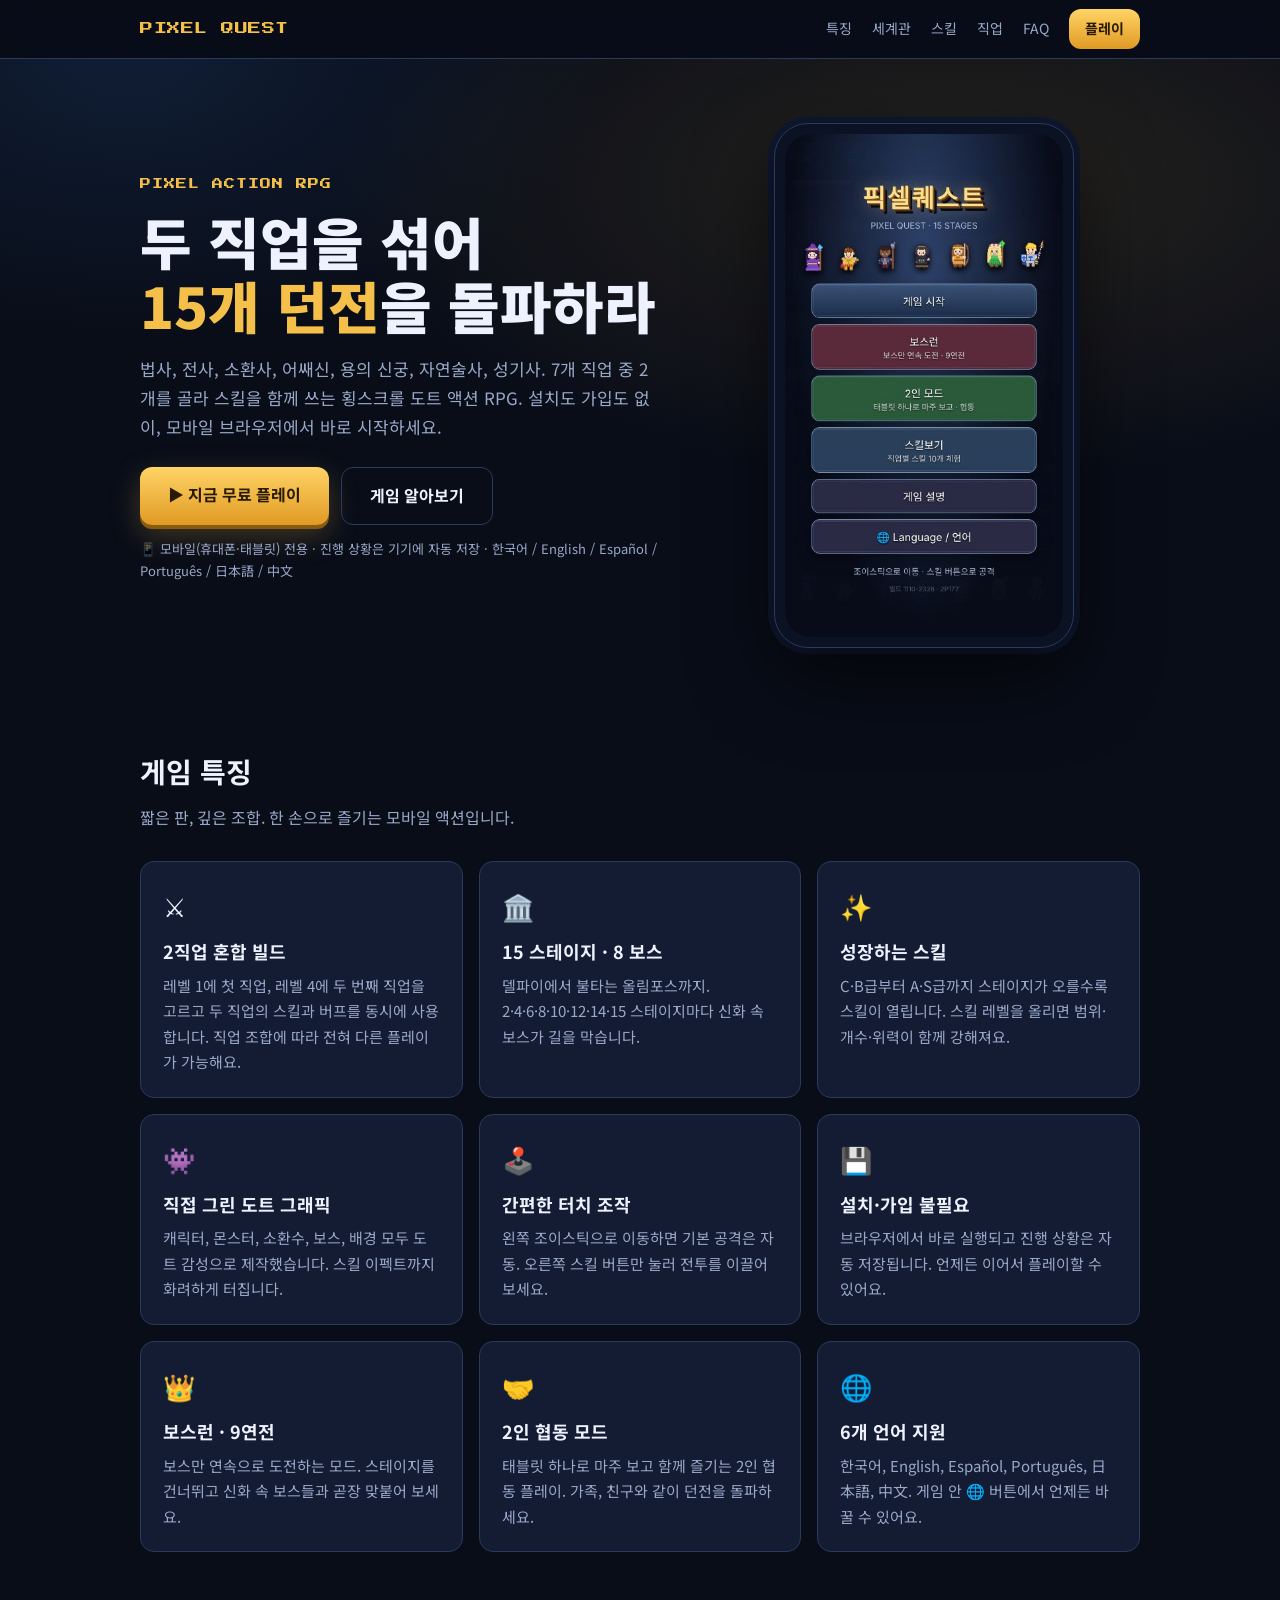
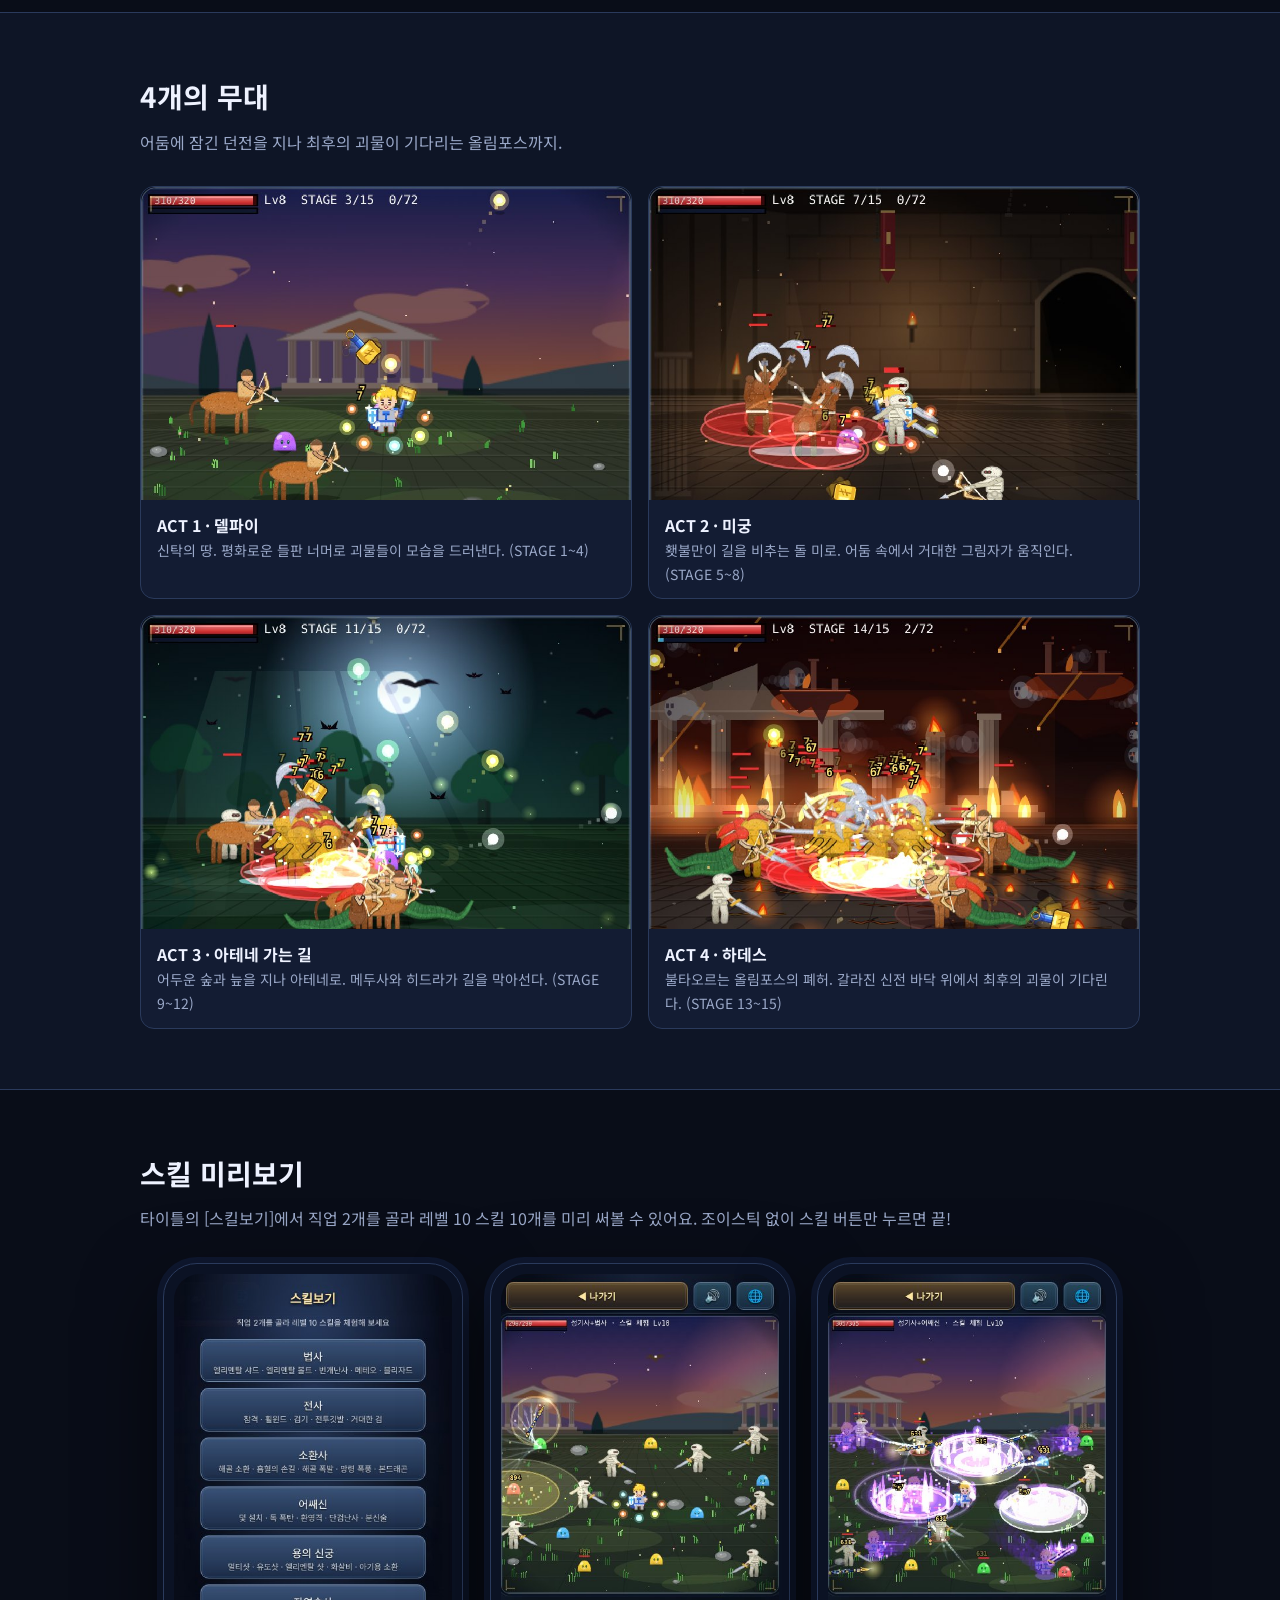
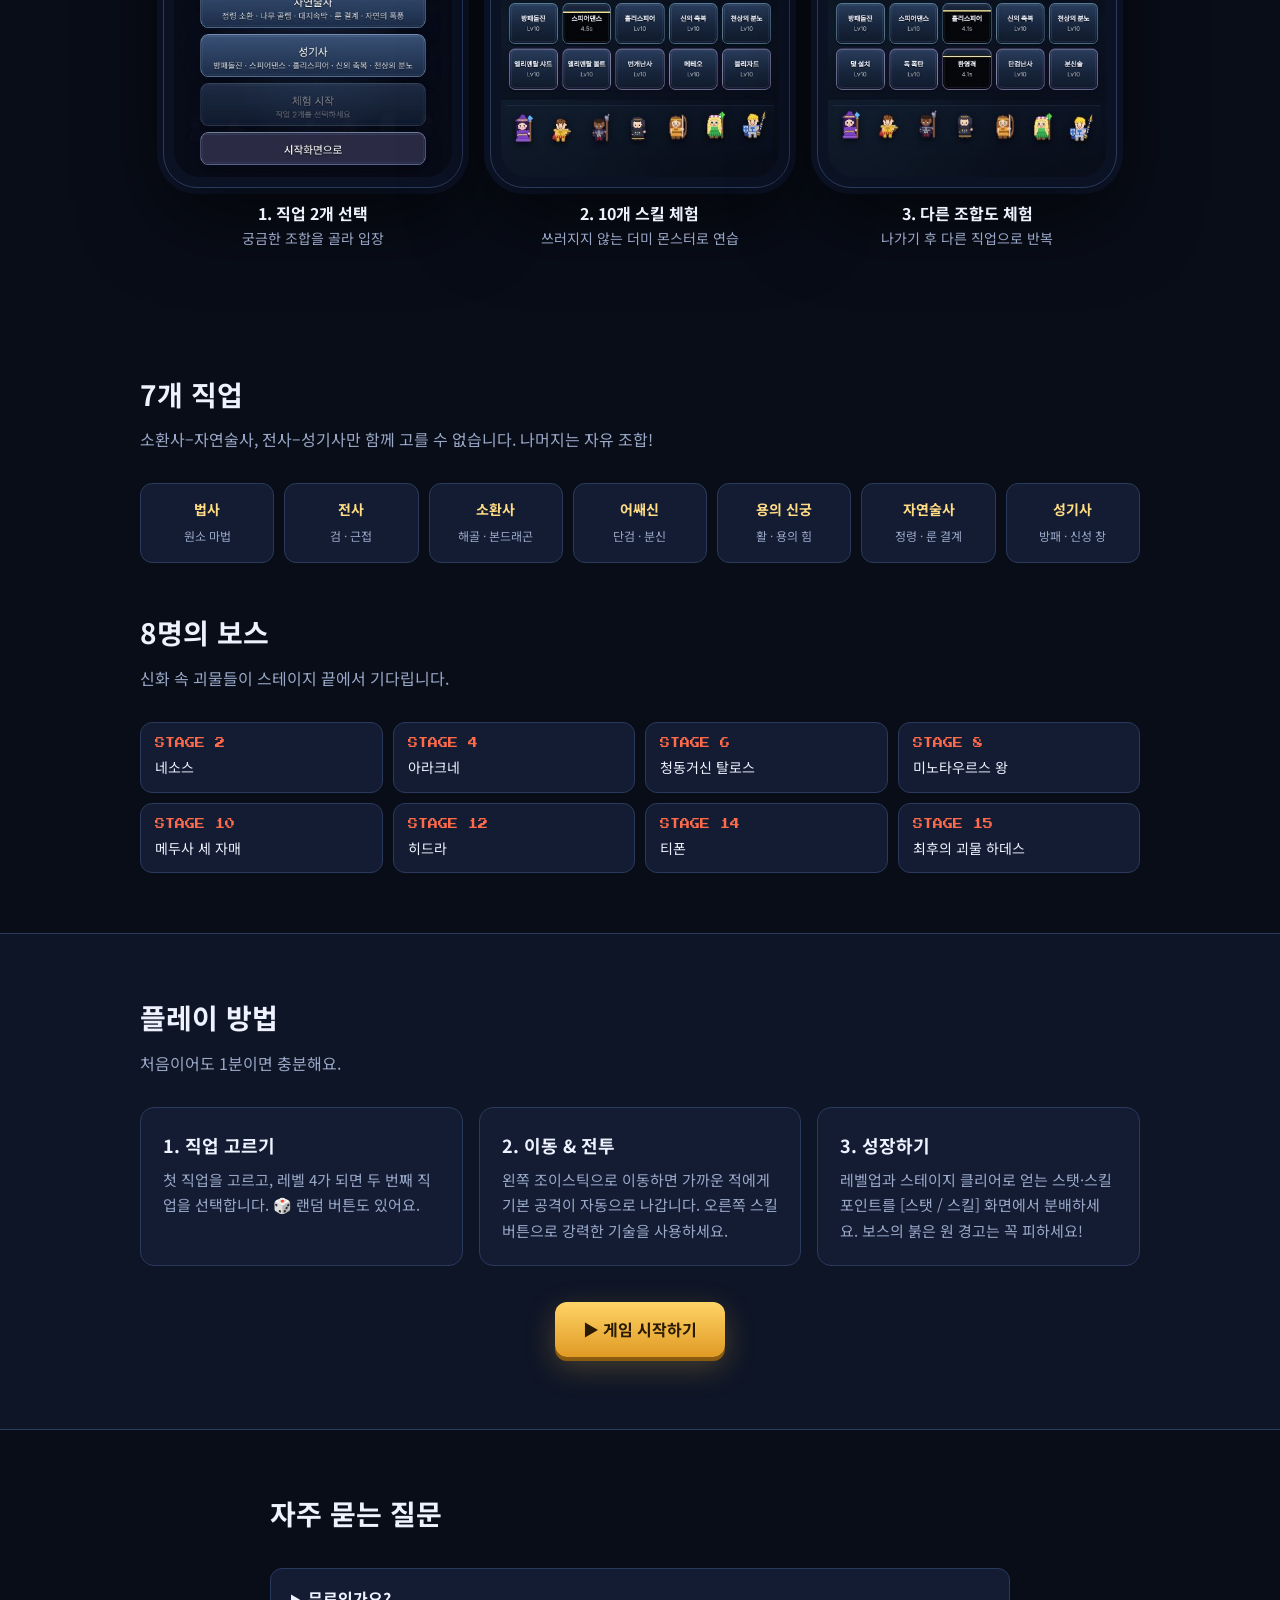
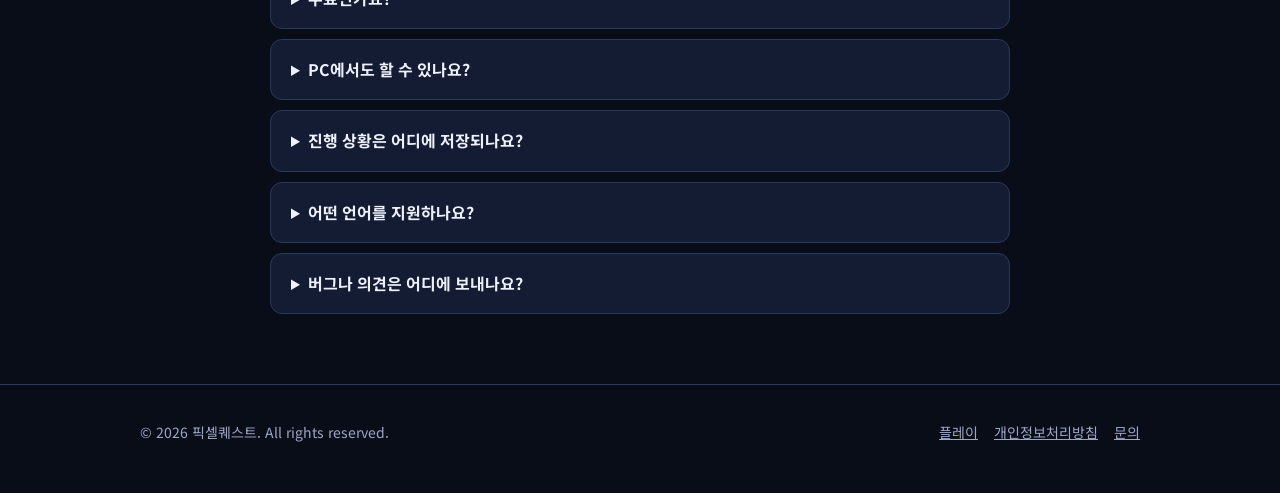
<file: index.html>
<!doctype html>
<html lang="ko">
<head>
<meta charset="utf-8">
<meta name="viewport" content="width=device-width,initial-scale=1">
<title>픽셀퀘스트 – 두 직업을 섞어 15개 스테이지를 돌파하는 도트 액션 RPG</title>
<meta name="description" content="픽셀퀘스트는 7개 직업 중 2개를 골라 스킬을 섞어 쓰는 횡스크롤 도트 액션 RPG입니다. 15개 스테이지, 8명의 보스, 보스런, 2인 협동 모드까지 설치 없이 모바일 브라우저에서 무료로 플레이하세요.">
<meta property="og:title" content="픽셀퀘스트 – 도트 액션 RPG">
<meta property="og:description" content="두 직업의 스킬을 섞어 쓰는 모바일 횡스크롤 액션 RPG. 설치 없이 무료 플레이.">
<meta property="og:type" content="website">
<meta property="og:image" content="img/shot-act4.jpg">
<meta name="theme-color" content="#090d18">
<link rel="icon" href="data:image/svg+xml,%3Csvg xmlns='http://www.w3.org/2000/svg' viewBox='0 0 16 16'%3E%3Crect width='16' height='16' fill='%23090d18'/%3E%3Cpath fill='%23f5c04a' d='M3 3h10v2H3zM3 5h2v6H3zM11 5h2v6h-2zM5 11h6v2H5z'/%3E%3C/svg%3E">
<link rel="preconnect" href="https://fonts.googleapis.com"><link rel="preconnect" href="https://fonts.gstatic.com" crossorigin>
<link href="https://fonts.googleapis.com/css2?family=Noto+Sans+KR:wght@400;500;700;900&family=Press+Start+2P&display=swap" rel="stylesheet">
<link rel="stylesheet" href="style.css">
</head>
<body>
<header class="top"><div class="wrap">
<a class="logo" href="./">PIXEL QUEST</a>
<nav><a href="#features">특징</a><a href="#world">세계관</a><a href="#preview">스킬</a><a href="#classes">직업</a><a href="#faq">FAQ</a><a class="keep btn" style="padding:8px 16px;margin-left:20px;font-size:14px;box-shadow:none;color:#2a1a02" href="play.html">플레이</a></nav>
</div></header>

<main>
<section class="hero"><div class="wrap">
<div>
<div class="eyebrow">PIXEL ACTION RPG</div>
<h1>두 직업을 섞어<br><em>15개 던전</em>을 돌파하라</h1>
<p class="lead">법사, 전사, 소환사, 어쌔신, 용의 신궁, 자연술사, 성기사. 7개 직업 중 2개를 골라 스킬을 함께 쓰는 횡스크롤 도트 액션 RPG. 설치도 가입도 없이, 모바일 브라우저에서 바로 시작하세요.</p>
<div class="cta"><a class="btn" href="play.html">▶ 지금 무료 플레이</a><a class="btn ghost" href="#features">게임 알아보기</a></div>
<p class="note">📱 모바일(휴대폰·태블릿) 전용 · 진행 상황은 기기에 자동 저장 · 한국어 / English / Español / Português / 日本語 / 中文</p>
</div>
<div class="phone"><img src="img/shot-title.jpg" width="420" height="760" alt="픽셀퀘스트 타이틀 화면"></div>
</div></section>

<section id="features"><div class="wrap">
<h2>게임 특징</h2><p class="sub">짧은 판, 깊은 조합. 한 손으로 즐기는 모바일 액션입니다.</p>
<div class="grid g3">
<div class="card"><div class="ico">⚔️</div><h3>2직업 혼합 빌드</h3><p>레벨 1에 첫 직업, 레벨 4에 두 번째 직업을 고르고 두 직업의 스킬과 버프를 동시에 사용합니다. 직업 조합에 따라 전혀 다른 플레이가 가능해요.</p></div>
<div class="card"><div class="ico">🏛️</div><h3>15 스테이지 · 8 보스</h3><p>델파이에서 불타는 올림포스까지. 2·4·6·8·10·12·14·15 스테이지마다 신화 속 보스가 길을 막습니다.</p></div>
<div class="card"><div class="ico">✨</div><h3>성장하는 스킬</h3><p>C·B급부터 A·S급까지 스테이지가 오를수록 스킬이 열립니다. 스킬 레벨을 올리면 범위·개수·위력이 함께 강해져요.</p></div>
<div class="card"><div class="ico">👾</div><h3>직접 그린 도트 그래픽</h3><p>캐릭터, 몬스터, 소환수, 보스, 배경 모두 도트 감성으로 제작했습니다. 스킬 이펙트까지 화려하게 터집니다.</p></div>
<div class="card"><div class="ico">🕹️</div><h3>간편한 터치 조작</h3><p>왼쪽 조이스틱으로 이동하면 기본 공격은 자동. 오른쪽 스킬 버튼만 눌러 전투를 이끌어 보세요.</p></div>
<div class="card"><div class="ico">💾</div><h3>설치·가입 불필요</h3><p>브라우저에서 바로 실행되고 진행 상황은 자동 저장됩니다. 언제든 이어서 플레이할 수 있어요.</p></div>
<div class="card"><div class="ico">👑</div><h3>보스런 · 9연전</h3><p>보스만 연속으로 도전하는 모드. 스테이지를 건너뛰고 신화 속 보스들과 곧장 맞붙어 보세요.</p></div>
<div class="card"><div class="ico">🤝</div><h3>2인 협동 모드</h3><p>태블릿 하나로 마주 보고 함께 즐기는 2인 협동 플레이. 가족, 친구와 같이 던전을 돌파하세요.</p></div>
<div class="card"><div class="ico">🌐</div><h3>6개 언어 지원</h3><p>한국어, English, Español, Português, 日本語, 中文. 게임 안 🌐 버튼에서 언제든 바꿀 수 있어요.</p></div>
</div></div></section>

<section class="alt" id="world"><div class="wrap">
<h2>4개의 무대</h2><p class="sub">어둠에 잠긴 던전을 지나 최후의 괴물이 기다리는 올림포스까지.</p>
<div class="shots">
<figure><img loading="lazy" src="img/shot-act1.jpg" width="840" height="536" alt="액트1 델파이"><figcaption><b>ACT 1 · 델파이</b>신탁의 땅. 평화로운 들판 너머로 괴물들이 모습을 드러낸다. (STAGE 1~4)</figcaption></figure>
<figure><img loading="lazy" src="img/shot-act2.jpg" width="840" height="536" alt="액트2 미궁"><figcaption><b>ACT 2 · 미궁</b>횃불만이 길을 비추는 돌 미로. 어둠 속에서 거대한 그림자가 움직인다. (STAGE 5~8)</figcaption></figure>
<figure><img loading="lazy" src="img/shot-act3.jpg" width="840" height="536" alt="액트3 아테네 가는 길"><figcaption><b>ACT 3 · 아테네 가는 길</b>어두운 숲과 늪을 지나 아테네로. 메두사와 히드라가 길을 막아선다. (STAGE 9~12)</figcaption></figure>
<figure><img loading="lazy" src="img/shot-act4.jpg" width="840" height="536" alt="액트4 하데스"><figcaption><b>ACT 4 · 하데스</b>불타오르는 올림포스의 폐허. 갈라진 신전 바닥 위에서 최후의 괴물이 기다린다. (STAGE 13~15)</figcaption></figure>
</div></div></section>

<section id="preview"><div class="wrap">
<h2>스킬 미리보기</h2><p class="sub">타이틀의 [스킬보기]에서 직업 2개를 골라 레벨 10 스킬 10개를 미리 써볼 수 있어요. 조이스틱 없이 스킬 버튼만 누르면 끝!</p>
<div class="phones">
<figure><div class="phone"><img loading="lazy" src="img/shot-skill1.jpg" width="420" height="760" alt="스킬보기 직업 선택 화면"></div><figcaption><b>1. 직업 2개 선택</b>궁금한 조합을 골라 입장</figcaption></figure>
<figure><div class="phone"><img loading="lazy" src="img/shot-skill2.jpg" width="420" height="760" alt="스킬 체험 화면 - 성기사와 법사"></div><figcaption><b>2. 10개 스킬 체험</b>쓰러지지 않는 더미 몬스터로 연습</figcaption></figure>
<figure><div class="phone"><img loading="lazy" src="img/shot-skill3.jpg" width="420" height="760" alt="스킬 체험 화면 - 성기사와 어쌔신"></div><figcaption><b>3. 다른 조합도 체험</b>나가기 후 다른 직업으로 반복</figcaption></figure>
</div></div></section>

<section id="classes"><div class="wrap">
<h2>7개 직업</h2><p class="sub">소환사–자연술사, 전사–성기사만 함께 고를 수 없습니다. 나머지는 자유 조합!</p>
<div class="cls">
<div><b>법사</b><small>원소 마법</small></div><div><b>전사</b><small>검 · 근접</small></div><div><b>소환사</b><small>해골 · 본드래곤</small></div>
<div><b>어쌔신</b><small>단검 · 분신</small></div><div><b>용의 신궁</b><small>활 · 용의 힘</small></div><div><b>자연술사</b><small>정령 · 룬 결계</small></div>
<div><b>성기사</b><small>방패 · 신성 창</small></div>
</div>
<h2 style="margin-top:46px">8명의 보스</h2><p class="sub">신화 속 괴물들이 스테이지 끝에서 기다립니다.</p>
<div class="boss">
<div><span>STAGE 2</span>네소스</div><div><span>STAGE 4</span>아라크네</div><div><span>STAGE 6</span>청동거신 탈로스</div><div><span>STAGE 8</span>미노타우르스 왕</div>
<div><span>STAGE 10</span>메두사 세 자매</div><div><span>STAGE 12</span>히드라</div><div><span>STAGE 14</span>티폰</div><div><span>STAGE 15</span>최후의 괴물 하데스</div>
</div></div></section>

<section class="alt"><div class="wrap">
<h2>플레이 방법</h2><p class="sub">처음이어도 1분이면 충분해요.</p>
<div class="grid g3">
<div class="card"><h3>1. 직업 고르기</h3><p>첫 직업을 고르고, 레벨 4가 되면 두 번째 직업을 선택합니다. 🎲 랜덤 버튼도 있어요.</p></div>
<div class="card"><h3>2. 이동 &amp; 전투</h3><p>왼쪽 조이스틱으로 이동하면 가까운 적에게 기본 공격이 자동으로 나갑니다. 오른쪽 스킬 버튼으로 강력한 기술을 사용하세요.</p></div>
<div class="card"><h3>3. 성장하기</h3><p>레벨업과 스테이지 클리어로 얻는 스탯·스킬 포인트를 [스탯 / 스킬] 화면에서 분배하세요. 보스의 붉은 원 경고는 꼭 피하세요!</p></div>
</div>
<div class="cta" style="justify-content:center;margin-top:36px"><a class="btn" href="play.html">▶ 게임 시작하기</a></div>
</div></section>

<section id="faq"><div class="wrap" style="max-width:780px">
<h2>자주 묻는 질문</h2><p class="sub"></p>
<details><summary>무료인가요?</summary><p>네, 무료로 플레이할 수 있습니다. 운영 비용 충당을 위해 사이트에 광고가 표시될 수 있습니다.</p></details>
<details><summary>PC에서도 할 수 있나요?</summary><p>모바일 터치 조작에 맞춰 만든 게임이라 휴대폰이나 태블릿 브라우저를 권장합니다.</p></details>
<details><summary>진행 상황은 어디에 저장되나요?</summary><p>회원가입 없이 사용 중인 기기의 브라우저에 자동 저장됩니다. 브라우저 데이터를 지우거나 다른 기기·브라우저로 옮기면 기록이 사라질 수 있어요.</p></details>
<details><summary>어떤 언어를 지원하나요?</summary><p>한국어, 영어, 스페인어, 포르투갈어, 일본어, 중국어(간체)를 지원합니다. 게임 안의 🌐 버튼에서 언제든 바꿀 수 있어요.</p></details>
<details><summary>버그나 의견은 어디에 보내나요?</summary><p>아래 이메일로 보내주세요: <a href="mailto:kjw2483@gmail.com">kjw2483@gmail.com</a></p></details>
</div></section>
</main>

<footer><div class="wrap">
<div>© 2026 픽셀퀘스트. All rights reserved.</div>
<div><a href="play.html">플레이</a><a href="privacy.html">개인정보처리방침</a><a href="mailto:kjw2483@gmail.com">문의</a></div>
</div></footer>
</body>
</html>
</file>
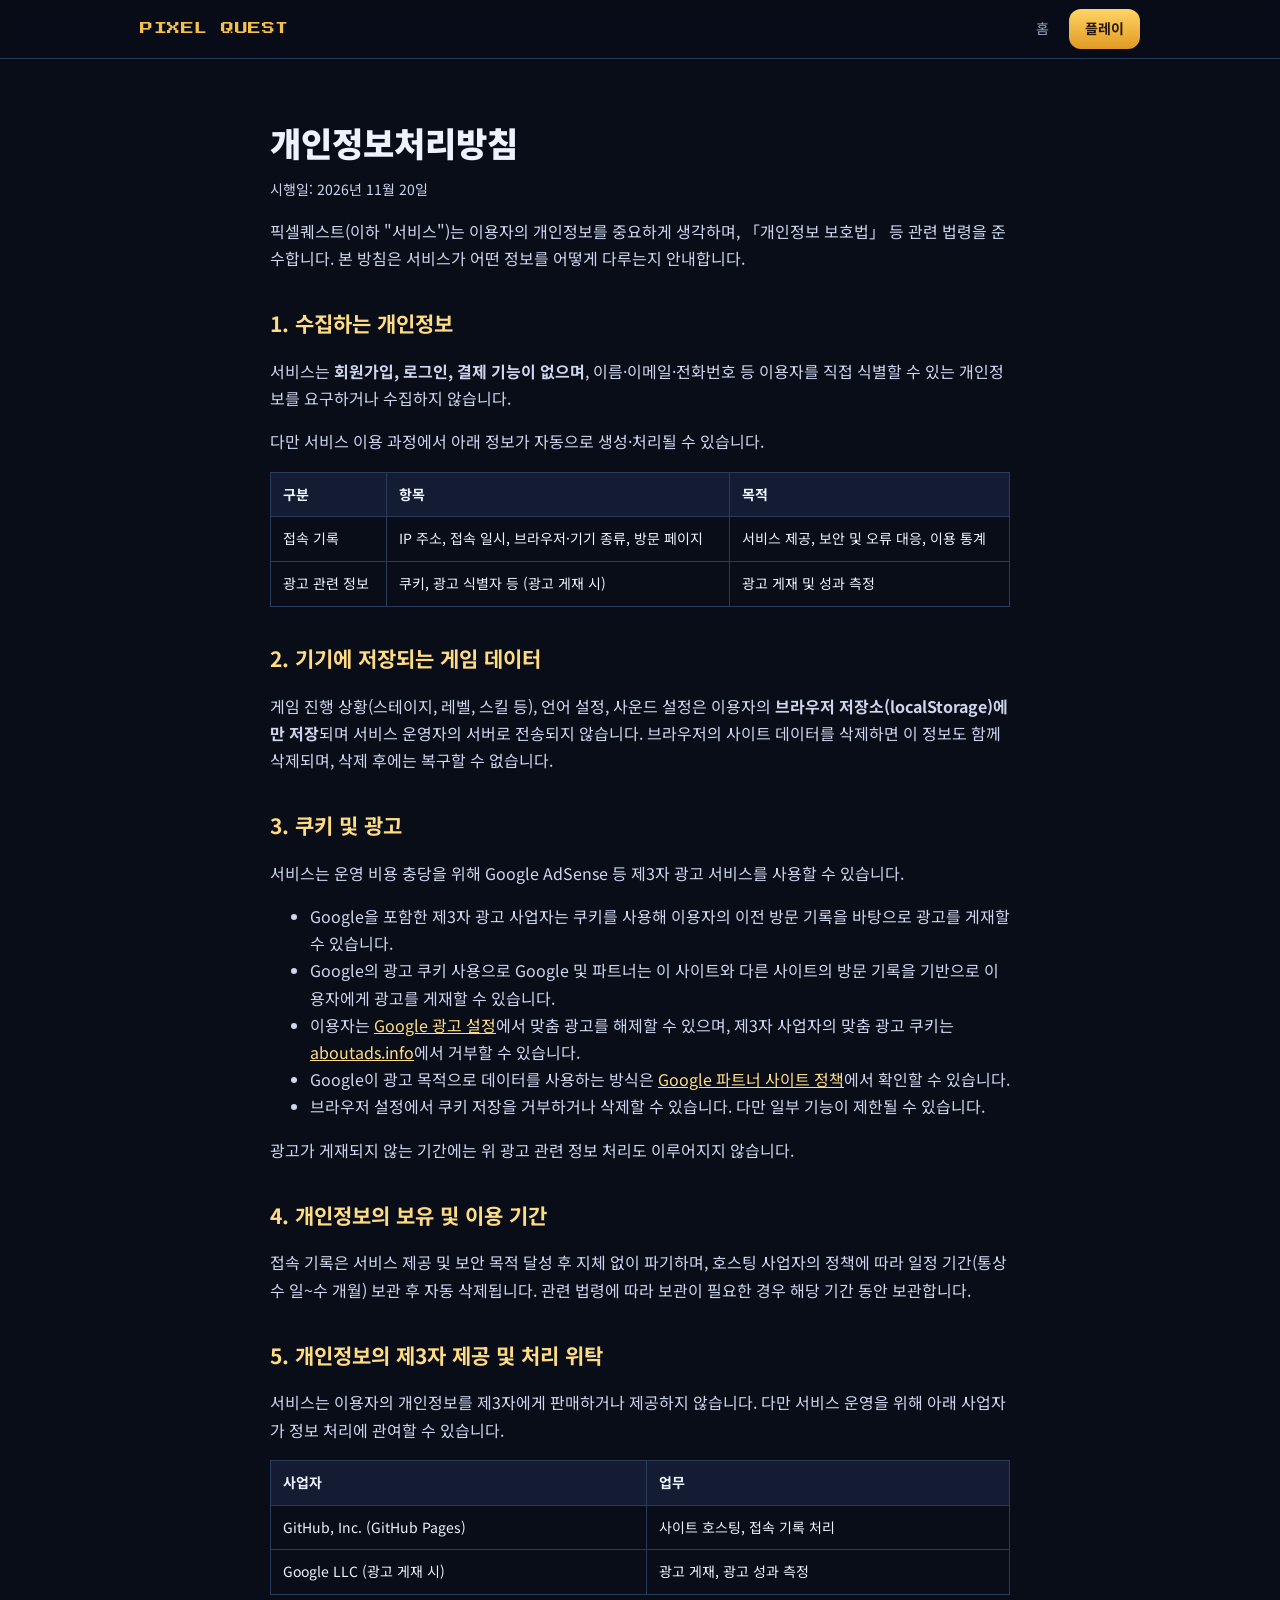
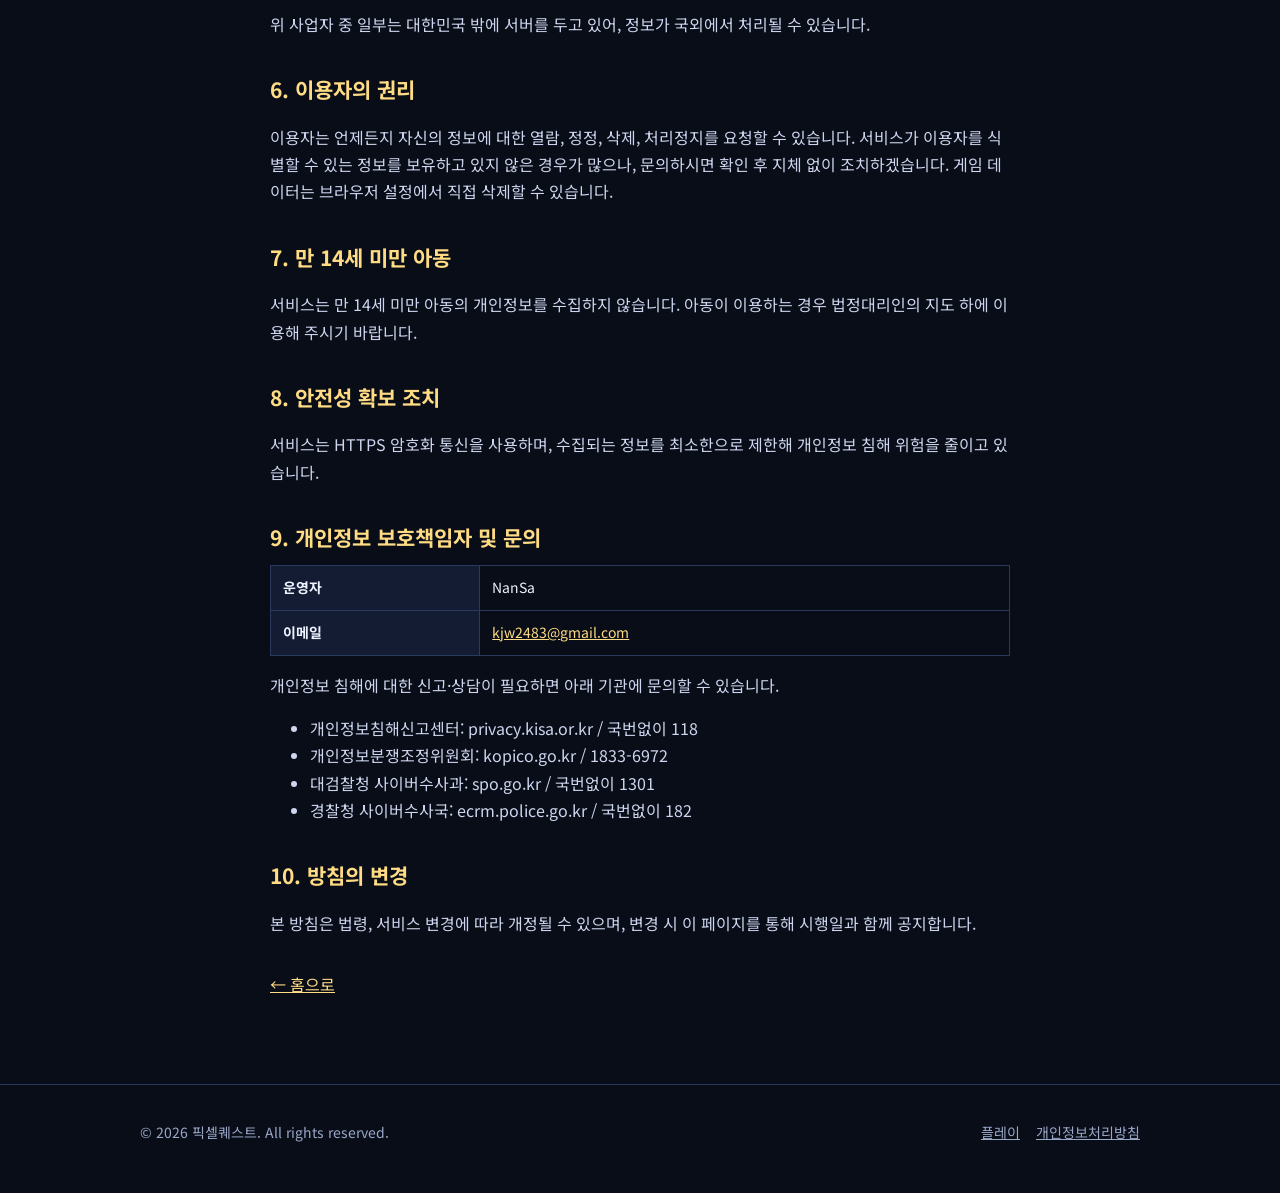
<file: privacy.html>
<!doctype html>
<html lang="ko">
<head>
<meta charset="utf-8">
<meta name="viewport" content="width=device-width,initial-scale=1">
<title>개인정보처리방침 – 픽셀퀘스트</title>
<meta name="description" content="픽셀퀘스트의 개인정보처리방침입니다.">
<meta name="theme-color" content="#090d18">
<link rel="icon" href="data:image/svg+xml,%3Csvg xmlns='http://www.w3.org/2000/svg' viewBox='0 0 16 16'%3E%3Crect width='16' height='16' fill='%23090d18'/%3E%3Cpath fill='%23f5c04a' d='M3 3h10v2H3zM3 5h2v6H3zM11 5h2v6h-2zM5 11h6v2H5z'/%3E%3C/svg%3E">
<link rel="preconnect" href="https://fonts.googleapis.com"><link rel="preconnect" href="https://fonts.gstatic.com" crossorigin>
<link href="https://fonts.googleapis.com/css2?family=Noto+Sans+KR:wght@400;500;700;900&family=Press+Start+2P&display=swap" rel="stylesheet">
<link rel="stylesheet" href="style.css">
</head>
<body>
<header class="top"><div class="wrap">
<a class="logo" href="./">PIXEL QUEST</a>
<nav><a href="./">홈</a><a class="keep btn" style="padding:8px 16px;margin-left:20px;font-size:14px;box-shadow:none;color:#2a1a02" href="play.html">플레이</a></nav>
</div></header>

<main class="doc">
<h1>개인정보처리방침</h1>
<p class="upd">시행일: 2026년 11월 20일</p>
<p>픽셀퀘스트(이하 "서비스")는 이용자의 개인정보를 중요하게 생각하며, 「개인정보 보호법」 등 관련 법령을 준수합니다. 본 방침은 서비스가 어떤 정보를 어떻게 다루는지 안내합니다.</p>

<h2>1. 수집하는 개인정보</h2>
<p>서비스는 <b>회원가입, 로그인, 결제 기능이 없으며</b>, 이름·이메일·전화번호 등 이용자를 직접 식별할 수 있는 개인정보를 요구하거나 수집하지 않습니다.</p>
<p>다만 서비스 이용 과정에서 아래 정보가 자동으로 생성·처리될 수 있습니다.</p>
<table>
<tr><th>구분</th><th>항목</th><th>목적</th></tr>
<tr><td>접속 기록</td><td>IP 주소, 접속 일시, 브라우저·기기 종류, 방문 페이지</td><td>서비스 제공, 보안 및 오류 대응, 이용 통계</td></tr>
<tr><td>광고 관련 정보</td><td>쿠키, 광고 식별자 등 (광고 게재 시)</td><td>광고 게재 및 성과 측정</td></tr>
</table>

<h2>2. 기기에 저장되는 게임 데이터</h2>
<p>게임 진행 상황(스테이지, 레벨, 스킬 등), 언어 설정, 사운드 설정은 이용자의 <b>브라우저 저장소(localStorage)에만 저장</b>되며 서비스 운영자의 서버로 전송되지 않습니다. 브라우저의 사이트 데이터를 삭제하면 이 정보도 함께 삭제되며, 삭제 후에는 복구할 수 없습니다.</p>

<h2>3. 쿠키 및 광고</h2>
<p>서비스는 운영 비용 충당을 위해 Google AdSense 등 제3자 광고 서비스를 사용할 수 있습니다.</p>
<ul>
<li>Google을 포함한 제3자 광고 사업자는 쿠키를 사용해 이용자의 이전 방문 기록을 바탕으로 광고를 게재할 수 있습니다.</li>
<li>Google의 광고 쿠키 사용으로 Google 및 파트너는 이 사이트와 다른 사이트의 방문 기록을 기반으로 이용자에게 광고를 게재할 수 있습니다.</li>
<li>이용자는 <a href="https://adssettings.google.com" target="_blank" rel="noopener">Google 광고 설정</a>에서 맞춤 광고를 해제할 수 있으며, 제3자 사업자의 맞춤 광고 쿠키는 <a href="https://www.aboutads.info" target="_blank" rel="noopener">aboutads.info</a>에서 거부할 수 있습니다.</li>
<li>Google이 광고 목적으로 데이터를 사용하는 방식은 <a href="https://policies.google.com/technologies/partner-sites" target="_blank" rel="noopener">Google 파트너 사이트 정책</a>에서 확인할 수 있습니다.</li>
<li>브라우저 설정에서 쿠키 저장을 거부하거나 삭제할 수 있습니다. 다만 일부 기능이 제한될 수 있습니다.</li>
</ul>
<p>광고가 게재되지 않는 기간에는 위 광고 관련 정보 처리도 이루어지지 않습니다.</p>

<h2>4. 개인정보의 보유 및 이용 기간</h2>
<p>접속 기록은 서비스 제공 및 보안 목적 달성 후 지체 없이 파기하며, 호스팅 사업자의 정책에 따라 일정 기간(통상 수 일~수 개월) 보관 후 자동 삭제됩니다. 관련 법령에 따라 보관이 필요한 경우 해당 기간 동안 보관합니다.</p>

<h2>5. 개인정보의 제3자 제공 및 처리 위탁</h2>
<p>서비스는 이용자의 개인정보를 제3자에게 판매하거나 제공하지 않습니다. 다만 서비스 운영을 위해 아래 사업자가 정보 처리에 관여할 수 있습니다.</p>
<table>
<tr><th>사업자</th><th>업무</th></tr>
<tr><td>GitHub, Inc. (GitHub Pages)</td><td>사이트 호스팅, 접속 기록 처리</td></tr>
<tr><td>Google LLC (광고 게재 시)</td><td>광고 게재, 광고 성과 측정</td></tr>
</table>
<p>위 사업자 중 일부는 대한민국 밖에 서버를 두고 있어, 정보가 국외에서 처리될 수 있습니다.</p>

<h2>6. 이용자의 권리</h2>
<p>이용자는 언제든지 자신의 정보에 대한 열람, 정정, 삭제, 처리정지를 요청할 수 있습니다. 서비스가 이용자를 식별할 수 있는 정보를 보유하고 있지 않은 경우가 많으나, 문의하시면 확인 후 지체 없이 조치하겠습니다. 게임 데이터는 브라우저 설정에서 직접 삭제할 수 있습니다.</p>

<h2>7. 만 14세 미만 아동</h2>
<p>서비스는 만 14세 미만 아동의 개인정보를 수집하지 않습니다. 아동이 이용하는 경우 법정대리인의 지도 하에 이용해 주시기 바랍니다.</p>

<h2>8. 안전성 확보 조치</h2>
<p>서비스는 HTTPS 암호화 통신을 사용하며, 수집되는 정보를 최소한으로 제한해 개인정보 침해 위험을 줄이고 있습니다.</p>

<h2>9. 개인정보 보호책임자 및 문의</h2>
<table>
<tr><th>운영자</th><td>NanSa</td></tr>
<tr><th>이메일</th><td><a href="mailto:kjw2483@gmail.com">kjw2483@gmail.com</a></td></tr>
</table>
<p>개인정보 침해에 대한 신고·상담이 필요하면 아래 기관에 문의할 수 있습니다.</p>
<ul>
<li>개인정보침해신고센터: privacy.kisa.or.kr / 국번없이 118</li>
<li>개인정보분쟁조정위원회: kopico.go.kr / 1833-6972</li>
<li>대검찰청 사이버수사과: spo.go.kr / 국번없이 1301</li>
<li>경찰청 사이버수사국: ecrm.police.go.kr / 국번없이 182</li>
</ul>

<h2>10. 방침의 변경</h2>
<p>본 방침은 법령, 서비스 변경에 따라 개정될 수 있으며, 변경 시 이 페이지를 통해 시행일과 함께 공지합니다.</p>
<p style="margin-top:34px"><a href="./">← 홈으로</a></p>
</main>

<footer><div class="wrap">
<div>© 2026 픽셀퀘스트. All rights reserved.</div>
<div><a href="play.html">플레이</a><a href="privacy.html">개인정보처리방침</a></div>
</div></footer>
</body>
</html>
</file>
<file: style.css>
:root{--bg:#090d18;--bg2:#0e1526;--card:#131c33;--line:#2a3a5c;--fg:#eef2ff;--mut:#9aa8c8;--gold:#f5c04a;--gold2:#ffdc84;--red:#ff6a4a;--r:14px}
*{box-sizing:border-box}html{scroll-behavior:smooth}
body{margin:0;background:var(--bg);color:var(--fg);font:16px/1.7 'Noto Sans KR',system-ui,-apple-system,'Segoe UI',sans-serif;-webkit-font-smoothing:antialiased}
a{color:var(--gold2)}img{max-width:100%;height:auto;display:block}
.wrap{max-width:1040px;margin:0 auto;padding:0 20px}
header.top{position:sticky;top:0;z-index:20;background:rgba(9,13,24,.88);backdrop-filter:blur(10px);border-bottom:1px solid var(--line)}
header.top .wrap{display:flex;align-items:center;justify-content:space-between;height:58px}
.logo{font-family:'Press Start 2P',monospace;font-size:13px;color:var(--gold);text-decoration:none;letter-spacing:.5px}
nav a{color:var(--mut);text-decoration:none;margin-left:20px;font-size:14px}nav a:hover{color:var(--fg)}
.btn{display:inline-block;background:linear-gradient(#ffd466,#e09a24);color:#2a1a02;font-weight:700;text-decoration:none;padding:14px 28px;border-radius:12px;box-shadow:0 4px 0 #8a5a10,0 10px 30px rgba(245,192,74,.25);transition:.15s}
.btn:hover{transform:translateY(2px);box-shadow:0 2px 0 #8a5a10,0 6px 20px rgba(245,192,74,.2)}
.btn.ghost{background:transparent;color:var(--fg);box-shadow:none;border:1px solid var(--line)}
.btn.ghost:hover{border-color:var(--gold);transform:none}
.hero{padding:64px 0 40px;background:radial-gradient(900px 420px at 75% 20%,rgba(245,192,74,.12),transparent 70%),radial-gradient(700px 400px at 10% 0,rgba(63,147,255,.12),transparent 70%)}
.hero .wrap{display:grid;grid-template-columns:1.1fr .9fr;gap:40px;align-items:center}
.eyebrow{font-family:'Press Start 2P',monospace;font-size:11px;color:var(--gold);letter-spacing:1px}
h1{font-size:clamp(34px,6vw,56px);line-height:1.15;margin:14px 0 16px;font-weight:900}
h1 em{font-style:normal;color:var(--gold)}
.lead{color:var(--mut);font-size:17px;max-width:520px}
.cta{display:flex;gap:12px;flex-wrap:wrap;margin:26px 0 12px}
.note{font-size:13px;color:var(--mut)}
.phone{width:min(300px,100%);margin:0 auto;border-radius:34px;padding:10px;background:#0b1224;border:1px solid var(--line);box-shadow:0 30px 80px rgba(0,0,0,.6),0 0 0 6px #0f1830}
.phone img{border-radius:26px}
section{padding:60px 0}
section.alt{background:var(--bg2);border-block:1px solid var(--line)}
h2{font-size:28px;margin:0 0 8px}
.sub{color:var(--mut);margin:0 0 30px}
.grid{display:grid;gap:16px}.g3{grid-template-columns:repeat(3,1fr)}.g2{grid-template-columns:repeat(2,1fr)}
.card{background:var(--card);border:1px solid var(--line);border-radius:var(--r);padding:22px}
.card h3{margin:0 0 6px;font-size:18px}.card p{margin:0;color:var(--mut);font-size:15px}
.ico{font-size:26px;margin-bottom:8px}
.shots{display:grid;grid-template-columns:repeat(2,1fr);gap:16px}
.shots figure{margin:0;background:var(--card);border:1px solid var(--line);border-radius:var(--r);overflow:hidden}
.shots figcaption{padding:12px 16px;font-size:14px;color:var(--mut)}.shots figcaption b{color:var(--fg);display:block;font-size:16px}
.cls{display:grid;grid-template-columns:repeat(7,1fr);gap:10px}
.cls div{background:var(--card);border:1px solid var(--line);border-radius:12px;padding:14px 8px;text-align:center;font-size:14px}.cls b{display:block;color:var(--gold2);margin-bottom:2px}
.cls small{color:var(--mut);font-size:12px}
.boss{display:grid;grid-template-columns:repeat(4,1fr);gap:10px}
.boss div{background:var(--card);border:1px solid var(--line);border-radius:12px;padding:12px 14px;font-size:14px}.boss span{color:var(--red);font-family:'Press Start 2P',monospace;font-size:10px;display:block;margin-bottom:4px}
details{background:var(--card);border:1px solid var(--line);border-radius:12px;padding:16px 20px;margin-bottom:10px}
summary{cursor:pointer;font-weight:700}details p{margin:10px 0 0;color:var(--mut)}
footer{padding:36px 0 48px;border-top:1px solid var(--line);color:var(--mut);font-size:14px}
footer .wrap{display:flex;justify-content:space-between;gap:20px;flex-wrap:wrap}footer a{color:var(--mut);margin-left:16px}footer a:first-child{margin-left:0}
.doc{max-width:780px;margin:0 auto;padding:50px 20px 70px}
.doc h1{font-size:34px}.doc h2{font-size:21px;margin:34px 0 8px;color:var(--gold2)}.doc p,.doc li{color:#cdd6ee}
.doc table{width:100%;border-collapse:collapse;margin:10px 0}.doc th,.doc td{border:1px solid var(--line);padding:10px 12px;text-align:left;font-size:14px;vertical-align:top}.doc th{background:var(--card)}
.upd{color:var(--mut);font-size:14px}
@media(max-width:820px){.hero .wrap{grid-template-columns:1fr}.g3{grid-template-columns:1fr}.cls{grid-template-columns:repeat(3,1fr)}.boss{grid-template-columns:repeat(2,1fr)}.shots{grid-template-columns:1fr}nav a:not(.keep){display:none}.hero{padding-top:36px}}

.phones{display:grid;grid-template-columns:repeat(3,1fr);gap:22px;max-width:960px;margin:0 auto}.phones figure{margin:0;text-align:center}.phones figcaption{padding-top:12px;font-size:14px;color:var(--mut)}.phones figcaption b{color:var(--fg);display:block;font-size:16px}@media(max-width:820px){.phones{grid-template-columns:1fr}.phones .phone{width:min(280px,100%)}}
</file>
